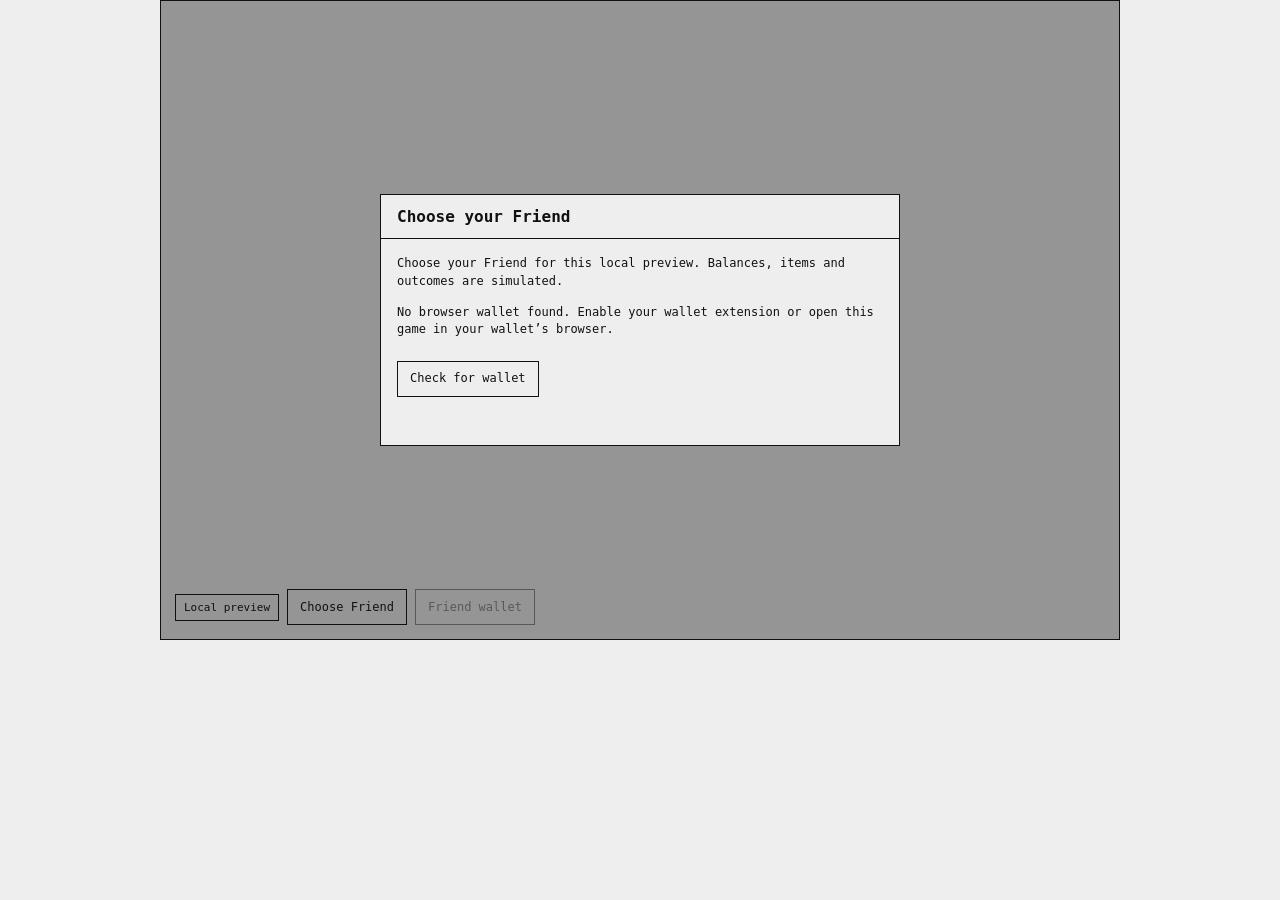
<file: index.html>
<!doctype html>
<html lang="en"><head><meta charset="utf-8"><meta name="viewport" content="width=device-width,initial-scale=1"><title>Signal Garden</title><link rel="stylesheet" href="./runtime.css"><link rel="stylesheet" href="./layout.css"></head><body><main id="root"></main><script src="./runtime.js"></script></body></html>
</file>
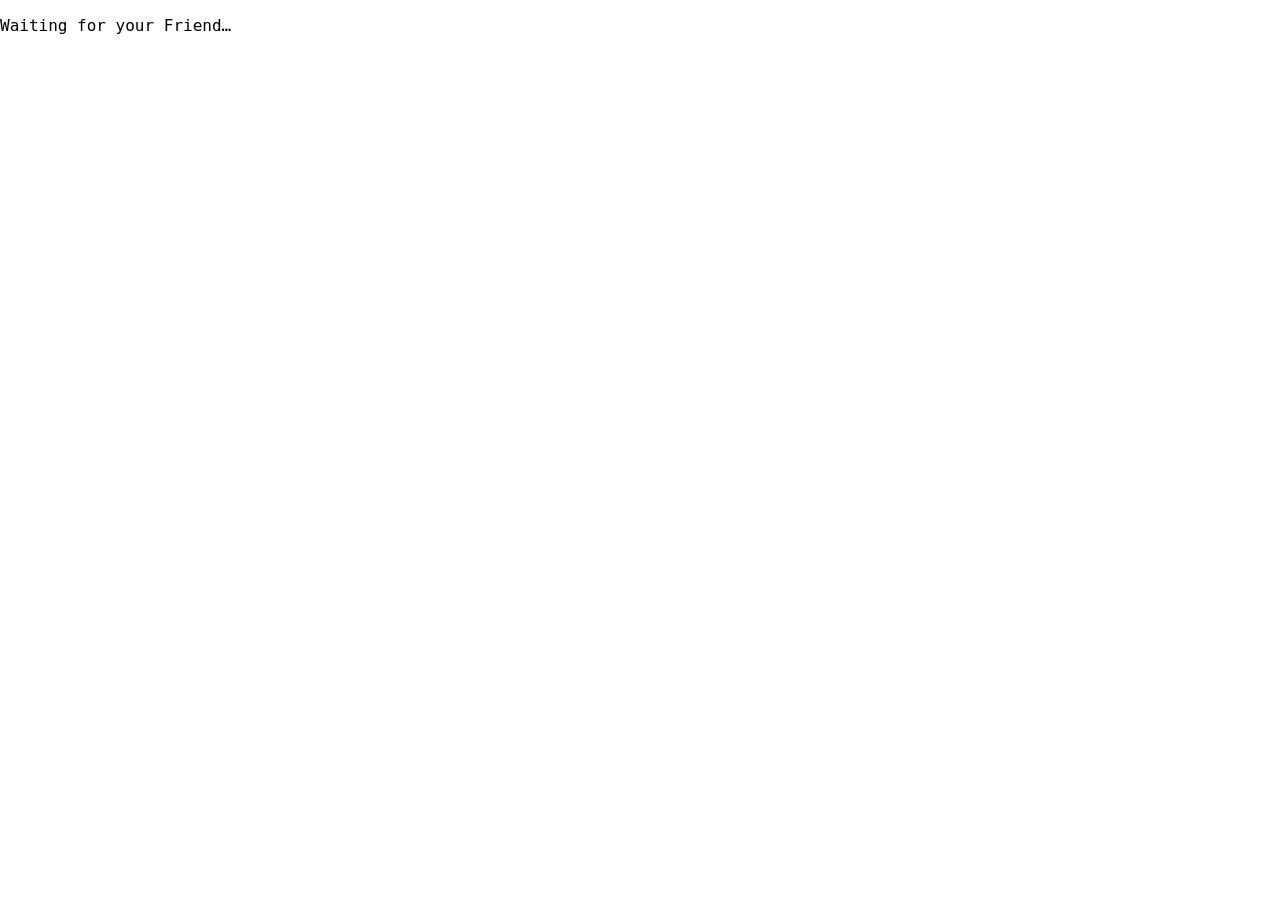
<file: game.html>
<!doctype html>
<html lang="en"><head><meta charset="utf-8"><meta name="viewport" content="width=device-width,initial-scale=1"><meta http-equiv="Content-Security-Policy" content="default-src 'none'; script-src 'self'; style-src 'self' 'unsafe-inline'; img-src 'self' blob: data:; font-src 'self'; media-src 'self' blob:; connect-src 'self' https://rpc.mainnet.chain.robinhood.com; base-uri 'none'; form-action 'none'; frame-src 'none'"><title>Signal Garden</title><link rel="stylesheet" href="./game.css"><link rel="stylesheet" href="./game-layout.css"></head><body><main id="root"></main><script src="./game.js"></script></body></html>
</file>
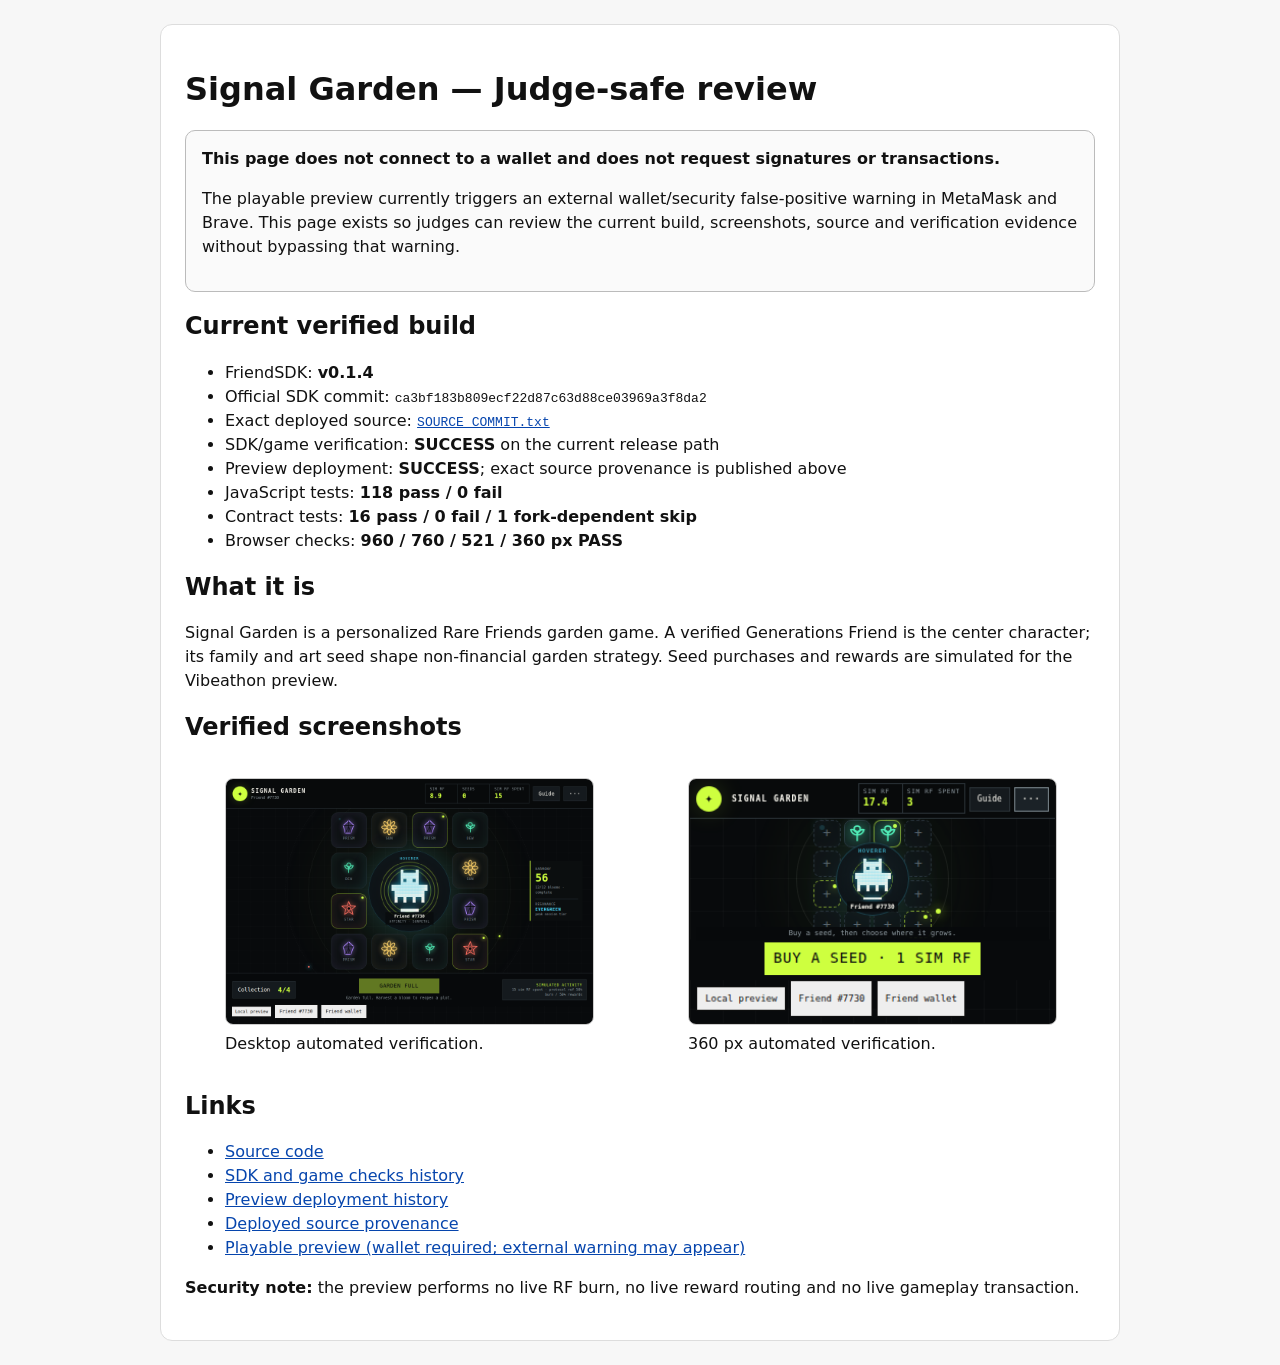
<file: judge.html>
<!doctype html>
<html lang="en">
<head>
<meta charset="utf-8">
<meta name="viewport" content="width=device-width,initial-scale=1">
<title>Signal Garden — Judge Review</title>
<style>
body{font-family:system-ui,-apple-system,BlinkMacSystemFont,"Segoe UI",sans-serif;max-width:960px;margin:0 auto;padding:24px;line-height:1.5;background:#f7f7f7;color:#111}
main{background:white;padding:24px;border:1px solid #ddd;border-radius:12px}
h1,h2{line-height:1.2}
.notice{padding:16px;border:1px solid #bbb;border-radius:10px;background:#fafafa}
.grid{display:grid;grid-template-columns:1fr 1fr;gap:16px}
img{width:100%;height:auto;border:1px solid #ccc;border-radius:8px}
code{word-break:break-all}
a{color:#0645ad}
@media(max-width:700px){.grid{grid-template-columns:1fr}}
</style>
</head>
<body>
<main>
<h1>Signal Garden — Judge-safe review</h1>
<div class="notice">
<strong>This page does not connect to a wallet and does not request signatures or transactions.</strong>
<p>The playable preview currently triggers an external wallet/security false-positive warning in MetaMask and Brave. This page exists so judges can review the current build, screenshots, source and verification evidence without bypassing that warning.</p>
</div>

<h2>Current verified build</h2>
<ul>
<li>FriendSDK: <strong>v0.1.4</strong></li>
<li>Official SDK commit: <code>ca3bf183b809ecf22d87c63d88ce03969a3f8da2</code></li>
<li>Exact deployed source: <a href="SOURCE_COMMIT.txt"><code>SOURCE_COMMIT.txt</code></a></li>
<li>SDK/game verification: <strong>SUCCESS</strong> on the current release path</li>
<li>Preview deployment: <strong>SUCCESS</strong>; exact source provenance is published above</li>
<li>JavaScript tests: <strong>118 pass / 0 fail</strong></li>
<li>Contract tests: <strong>16 pass / 0 fail / 1 fork-dependent skip</strong></li>
<li>Browser checks: <strong>960 / 760 / 521 / 360 px PASS</strong></li>
</ul>

<h2>What it is</h2>
<p>Signal Garden is a personalized Rare Friends garden game. A verified Generations Friend is the center character; its family and art seed shape non-financial garden strategy. Seed purchases and rewards are simulated for the Vibeathon preview.</p>

<h2>Verified screenshots</h2>
<div class="grid">
<figure><img src="signal-garden-960.png" alt="Signal Garden desktop automated verification screenshot"><figcaption>Desktop automated verification.</figcaption></figure>
<figure><img src="signal-garden-360.png" alt="Signal Garden mobile-width automated verification screenshot"><figcaption>360 px automated verification.</figcaption></figure>
</div>

<h2>Links</h2>
<ul>
<li><a href="https://github.com/raindogkitetu/friendsdk/tree/main/games/signal-garden">Source code</a></li>
<li><a href="https://github.com/raindogkitetu/friendsdk/actions/workflows/check.yml">SDK and game checks history</a></li>
<li><a href="https://github.com/raindogkitetu/friendsdk/actions/workflows/deploy-signal-garden.yml">Preview deployment history</a></li>
<li><a href="SOURCE_COMMIT.txt">Deployed source provenance</a></li>
<li><a href="./">Playable preview (wallet required; external warning may appear)</a></li>
</ul>

<p><strong>Security note:</strong> the preview performs no live RF burn, no live reward routing and no live gameplay transaction.</p>
</main>
</body>
</html>
</file>
<file: runtime.css>
.rf-game-frame{position:relative;isolation:isolate;contain:layout paint;box-sizing:border-box;container-type:inline-size;width:100%;max-width:var(--rf-game-max-width, 960px);aspect-ratio:var(--rf-game-aspect-ratio, 3 / 2);min-width:0;overflow:hidden;color:#111;background:#eee;border:1px solid #111;font:12px/1.4 ui-monospace,monospace}.rf-game-frame *,.rf-frame-scrim *{box-sizing:border-box}.rf-frame-chrome{position:absolute;inset:0;display:flex;flex-direction:column;min-height:0}.rf-frame-toolbar{position:absolute;z-index:2;left:14px;right:70px;bottom:14px;min-width:0;display:flex;align-items:center;gap:8px;pointer-events:none}.rf-frame-toolbar>*{pointer-events:auto;border:1px solid #111;background:#eee;padding:6px 8px}.rf-frame-mode{min-width:0;font:11px ui-monospace,monospace}.rf-frame-toolbar button,.rf-frame-selected-friend{max-width:38%;overflow:hidden;text-overflow:ellipsis;white-space:nowrap}.rf-frame-viewport{position:relative;flex:1;min-width:0;min-height:0;overflow:hidden}.rf-frame-viewport>iframe{width:100%;height:100%;display:block;border:0}.rf-game-frame button,.rf-frame-scrim button{padding:8px 12px;min-height:36px;border:1px solid #111;background:#eee;color:#111;font:inherit;cursor:pointer}.rf-game-frame button:disabled,.rf-frame-scrim button:disabled{opacity:.45;cursor:default}.rf-game-frame button:focus-visible,.rf-frame-scrim button:focus-visible{outline:3px solid #111;outline-offset:-3px}.rf-game-frame button:hover:not(:disabled),.rf-frame-scrim button:hover:not(:disabled){background:#ddd}.rf-frame-scrim{position:absolute;inset:0;z-index:30;padding:20px;display:grid;place-items:center;overflow:hidden;background:#1116;color:#111;font:12px/1.45 ui-monospace,monospace}.rf-frame-menu{display:flex;flex-direction:column;width:100%;max-width:520px;max-height:100%;min-height:0;overflow:hidden;border:1px solid #111;background:#eee;outline:none}.rf-frame-menu-heading{display:flex;flex-shrink:0;gap:12px;align-items:center;justify-content:space-between;padding:10px 16px;border-bottom:1px solid #111}.rf-frame-menu-heading h2{margin:0;font-size:16px}.rf-frame-menu-heading button{font-size:22px;line-height:1}.rf-frame-menu-body{padding:16px;overflow:auto;overscroll-behavior:contain;min-height:0}.rf-frame-menu-body p{margin:0 0 14px}.rf-frame-menu-body h3{margin:0 0 10px}.rf-frame-menu-footer{flex-shrink:0;display:flex;justify-content:flex-end;gap:8px;padding:12px 16px;border-top:1px solid #111}.rf-frame-friends{display:grid;grid-template-columns:repeat(2,minmax(0,1fr));gap:10px;margin-block:16px}.rf-frame-friends button{display:flex;flex-direction:column;align-items:flex-start;text-align:left;gap:6px;min-height:76px}.rf-frame-friends button[aria-pressed=true]{background:#ddd}.rf-frame-friends small,.rf-frame-note{font-size:12px}.rf-frame-address{overflow-wrap:anywhere;font:12px ui-monospace,monospace}.rf-frame-wallet-balance{font:700 28px ui-monospace,monospace}.rf-game-frame .rf-frame-primary,.rf-frame-scrim .rf-frame-primary{background:#111;color:#eee}@container (max-width: 520px){.rf-frame-scrim{padding:6px}.rf-frame-menu-heading{padding:6px 10px}.rf-frame-menu-body{padding:10px}}@media(max-width:520px){.rf-frame-scrim{padding:6px}.rf-frame-menu-heading{padding:6px 10px}.rf-frame-menu-body{padding:10px}.rf-frame-toolbar{left:6px;bottom:6px;right:42px;gap:4px;font-size:9px}.rf-frame-mode{font-size:9px}.rf-frame-toolbar button{padding-inline:7px}}.rf-runtime-status{position:absolute;inset:0;z-index:1;display:flex;flex-direction:column;align-items:center;justify-content:center;margin:0;padding:20px;text-align:center;background:#eee}.rf-runtime-status p{max-width:36em}.rf-runtime-connection{display:flex;flex-wrap:wrap;gap:8px;align-items:center}.rf-runtime-connection p{flex-basis:100%;overflow-wrap:anywhere}
</file>
<file: layout.css>
*{box-sizing:border-box}html,body{margin:0;font-family:ui-monospace,monospace;background:#eee}#root{max-width:var(--rf-game-max-width,960px);margin:auto}
</file>
<file: game.css>
.rf-game-frame{position:relative;isolation:isolate;contain:layout paint;box-sizing:border-box;container-type:inline-size;width:100%;max-width:var(--rf-game-max-width, 960px);aspect-ratio:var(--rf-game-aspect-ratio, 3 / 2);min-width:0;overflow:hidden;color:#111;background:#eee;border:1px solid #111;font:12px/1.4 ui-monospace,monospace}.rf-game-frame *,.rf-frame-scrim *{box-sizing:border-box}.rf-frame-chrome{position:absolute;inset:0;display:flex;flex-direction:column;min-height:0}.rf-frame-toolbar{position:absolute;z-index:2;left:14px;right:70px;bottom:14px;min-width:0;display:flex;align-items:center;gap:8px;pointer-events:none}.rf-frame-toolbar>*{pointer-events:auto;border:1px solid #111;background:#eee;padding:6px 8px}.rf-frame-mode{min-width:0;font:11px ui-monospace,monospace}.rf-frame-toolbar button,.rf-frame-selected-friend{max-width:38%;overflow:hidden;text-overflow:ellipsis;white-space:nowrap}.rf-frame-viewport{position:relative;flex:1;min-width:0;min-height:0;overflow:hidden}.rf-frame-viewport>iframe{width:100%;height:100%;display:block;border:0}.rf-game-frame button,.rf-frame-scrim button{padding:8px 12px;min-height:36px;border:1px solid #111;background:#eee;color:#111;font:inherit;cursor:pointer}.rf-game-frame button:disabled,.rf-frame-scrim button:disabled{opacity:.45;cursor:default}.rf-game-frame button:focus-visible,.rf-frame-scrim button:focus-visible{outline:3px solid #111;outline-offset:-3px}.rf-game-frame button:hover:not(:disabled),.rf-frame-scrim button:hover:not(:disabled){background:#ddd}.rf-frame-scrim{position:absolute;inset:0;z-index:30;padding:20px;display:grid;place-items:center;overflow:hidden;background:#1116;color:#111;font:12px/1.45 ui-monospace,monospace}.rf-frame-menu{display:flex;flex-direction:column;width:100%;max-width:520px;max-height:100%;min-height:0;overflow:hidden;border:1px solid #111;background:#eee;outline:none}.rf-frame-menu-heading{display:flex;flex-shrink:0;gap:12px;align-items:center;justify-content:space-between;padding:10px 16px;border-bottom:1px solid #111}.rf-frame-menu-heading h2{margin:0;font-size:16px}.rf-frame-menu-heading button{font-size:22px;line-height:1}.rf-frame-menu-body{padding:16px;overflow:auto;overscroll-behavior:contain;min-height:0}.rf-frame-menu-body p{margin:0 0 14px}.rf-frame-menu-body h3{margin:0 0 10px}.rf-frame-menu-footer{flex-shrink:0;display:flex;justify-content:flex-end;gap:8px;padding:12px 16px;border-top:1px solid #111}.rf-frame-friends{display:grid;grid-template-columns:repeat(2,minmax(0,1fr));gap:10px;margin-block:16px}.rf-frame-friends button{display:flex;flex-direction:column;align-items:flex-start;text-align:left;gap:6px;min-height:76px}.rf-frame-friends button[aria-pressed=true]{background:#ddd}.rf-frame-friends small,.rf-frame-note{font-size:12px}.rf-frame-address{overflow-wrap:anywhere;font:12px ui-monospace,monospace}.rf-frame-wallet-balance{font:700 28px ui-monospace,monospace}.rf-game-frame .rf-frame-primary,.rf-frame-scrim .rf-frame-primary{background:#111;color:#eee}@container (max-width: 520px){.rf-frame-scrim{padding:6px}.rf-frame-menu-heading{padding:6px 10px}.rf-frame-menu-body{padding:10px}}@media(max-width:520px){.rf-frame-scrim{padding:6px}.rf-frame-menu-heading{padding:6px 10px}.rf-frame-menu-body{padding:10px}.rf-frame-toolbar{left:6px;bottom:6px;right:42px;gap:4px;font-size:9px}.rf-frame-mode{font-size:9px}.rf-frame-toolbar button{padding-inline:7px}}.rf-runtime-status{position:absolute;inset:0;z-index:1;display:flex;flex-direction:column;align-items:center;justify-content:center;margin:0;padding:20px;text-align:center;background:#eee}.rf-runtime-status p{max-width:36em}.rf-runtime-connection{display:flex;flex-wrap:wrap;gap:8px;align-items:center}.rf-runtime-connection p{flex-basis:100%;overflow-wrap:anywhere}:root{--signal-ink:#f6f4ec;--signal-bg:#080a0c;--signal-panel:#111519;--signal-line:#2b3338;--signal-lime:#ceff3f;--signal-cyan:#4cddff;--signal-coral:#ff6f61;--signal-violet:#af86ff;--signal-gold:#ffd36a;--signal-muted:#8f9aa0}.signal-game,.signal-loading{position:relative;width:100%;height:100%;overflow:hidden;background:#080a0c;color:var(--signal-ink);font:14px/1.4 ui-monospace,SFMono-Regular,Menlo,Consolas,monospace}.signal-game *,.signal-loading *{box-sizing:border-box}.signal-game:before{content:"";position:absolute;inset:0;background:radial-gradient(circle at 50% 48%,rgba(76,221,255,.09),transparent 31%),linear-gradient(rgba(255,255,255,.025) 1px,transparent 1px),linear-gradient(90deg,rgba(255,255,255,.025) 1px,transparent 1px);background-size:auto,32px 32px,32px 32px;pointer-events:none}.signal-game button,.signal-loading button{font:inherit;color:inherit;border:1px solid var(--signal-line);background:#151a1e;padding:9px 13px;cursor:pointer}.signal-game button:hover,.signal-loading button:hover{border-color:#7e8b91;background:#1b2227}.signal-game button:focus-visible,.signal-loading button:focus-visible{outline:3px solid var(--signal-cyan);outline-offset:2px}.signal-game button:disabled{cursor:default;opacity:.45}.signal-game .rf-frame-primary{background:var(--signal-lime);border-color:var(--signal-lime);color:#090b0c;font-weight:800}.signal-header{position:absolute;z-index:6;left:0;right:0;top:0;height:76px;display:flex;align-items:center;gap:10px;padding:12px 16px;border-bottom:1px solid var(--signal-line);background:#080a0cde;backdrop-filter:blur(12px)}.signal-brand{display:flex;align-items:center;gap:10px;min-width:210px}.signal-brand>span{display:grid;place-items:center;width:39px;height:39px;background:var(--signal-lime);color:#080a0c;font-size:22px;border-radius:50%;box-shadow:0 0 24px #ceff3f33}.signal-brand div{display:grid}.signal-brand strong{letter-spacing:.13em;font-size:15px}.signal-brand small{color:var(--signal-muted);font-size:10px}.signal-metrics{display:flex;align-self:stretch;margin-left:auto;border:1px solid var(--signal-line)}.signal-metrics>span{display:grid;align-content:center;min-width:84px;padding:5px 12px;border-left:1px solid var(--signal-line)}.signal-metrics>span:first-child{border-left:0}.signal-metrics small{font-size:9px;letter-spacing:.12em;color:var(--signal-muted)}.signal-metrics strong{font-size:17px;color:var(--signal-lime)}.signal-header>button:last-child{font-weight:900;letter-spacing:.15em}.signal-stage{position:absolute;z-index:1;inset:76px 0 132px;display:grid;place-items:center;overflow:hidden}.signal-stage:after{content:"";position:absolute;width:min(72vw,690px);aspect-ratio:1;border-radius:50%;background:radial-gradient(circle,rgba(206,255,63,.06),transparent 67%);filter:blur(1px);pointer-events:none}.signal-grid{position:relative;z-index:3;display:grid;grid-template-columns:repeat(4,1fr);grid-template-rows:repeat(4,1fr);gap:13px;width:min(53vw,410px);aspect-ratio:1}.signal-plot{position:relative;display:flex;flex-direction:column;align-items:center;justify-content:center;min-width:0;min-height:0;border-radius:18px!important;border:1px solid #273037!important;background:#0f1316d6!important;box-shadow:inset 0 0 0 1px #ffffff04;overflow:visible}.signal-plot:hover{transform:translateY(-2px);border-color:#68767d!important}.signal-plot small{text-transform:uppercase;font-size:9px;letter-spacing:.1em;color:#77838a;margin-top:2px}.signal-empty{border-style:dashed!important}.signal-plus{color:#59636a;font-size:22px;font-weight:300}.signal-filled{animation:signal-arrive .48s cubic-bezier(.18,.9,.3,1.25)}.signal-filled.signal-tone-mint{box-shadow:inset 0 0 28px #53f0b914}.signal-filled.signal-tone-gold{box-shadow:inset 0 0 28px #ffd36a14}.signal-filled.signal-tone-violet{box-shadow:inset 0 0 28px #af86ff1a}.signal-filled.signal-tone-coral{box-shadow:inset 0 0 32px #ff6f611f}.signal-anchor{border-color:#ceff3f8c!important}.signal-anchor-dot{position:absolute;right:7px;top:7px;width:6px;height:6px;border-radius:50%;background:var(--signal-lime);box-shadow:0 0 10px var(--signal-lime);animation:signal-pulse 1.8s infinite}.signal-bloom{width:42px;height:42px;overflow:visible;fill:none;stroke:currentColor;stroke-width:3;stroke-linecap:round;stroke-linejoin:round;filter:drop-shadow(0 0 7px currentColor)}.signal-bloom-mint{color:#53f0b9}.signal-bloom-gold{color:var(--signal-gold)}.signal-bloom-violet{color:var(--signal-violet)}.signal-bloom-coral{color:var(--signal-coral)}.signal-bloom .signal-cut{fill:none;stroke:#080a0c;stroke-width:2}.signal-bloom .signal-core{fill:#080a0c;stroke:currentColor}.signal-bloom-large{width:112px;height:112px;filter:drop-shadow(0 0 18px currentColor)}.signal-friend-card{position:absolute;z-index:4;display:grid;place-items:center;width:min(26vw,214px);aspect-ratio:1;border:1px solid rgba(76,221,255,.23);border-radius:50%;background:radial-gradient(circle at 50% 45%,#182126 0,#0e1215 62%,#080a0c);box-shadow:0 0 70px #4cddff1a,inset 0 0 34px #4cddff0d;pointer-events:none}.signal-friend-card canvas{width:89%;height:89%;image-rendering:pixelated}.signal-family{position:absolute;top:16px;color:var(--signal-cyan);font-size:9px;letter-spacing:.19em;text-transform:uppercase}.signal-identity{position:absolute;bottom:17px;display:grid;text-align:center;padding:3px 10px;background:#080a0cc2}.signal-identity strong{font-size:11px}.signal-identity small{font-size:8px;text-transform:uppercase;color:var(--signal-muted);letter-spacing:.09em}.signal-orbit{position:absolute;z-index:1;border:1px solid rgba(255,255,255,.07);border-radius:50%;pointer-events:none}.signal-orbit:before,.signal-orbit:after{content:"";position:absolute;width:5px;height:5px;border-radius:50%;background:var(--signal-cyan);box-shadow:0 0 11px var(--signal-cyan)}.signal-orbit-one{width:min(62vw,530px);aspect-ratio:1;animation:signal-spin 28s linear infinite}.signal-orbit-one:before{left:15%;top:14%}.signal-orbit-one:after{right:5%;bottom:27%;background:var(--signal-lime);box-shadow:0 0 11px var(--signal-lime)}.signal-orbit-two{width:min(73vw,650px);aspect-ratio:1;border-style:dashed;animation:signal-spin 44s linear infinite reverse}.signal-orbit-two:before{left:48%;top:-3px;background:var(--signal-violet)}.signal-orbit-two:after{left:9%;bottom:19%;background:var(--signal-coral)}.signal-score-card{position:absolute;z-index:5;right:26px;top:50%;transform:translateY(-50%);width:138px;border-left:2px solid var(--signal-lime);padding:11px 12px;background:#0c0f11d9}.signal-score-card small{font-size:8px;letter-spacing:.14em;color:var(--signal-muted)}.signal-score-card>strong{display:block;font-size:28px;line-height:1.1;color:var(--signal-lime)}.signal-score-card strong span{font-size:12px;color:var(--signal-muted)}.signal-score-card p{margin:3px 0 0;font-size:9px;color:var(--signal-muted)}.signal-resonance{display:grid;margin-top:10px;padding-top:8px;border-top:1px solid #303a40}.signal-resonance strong{font-size:11px;color:var(--signal-cyan);letter-spacing:.08em}.signal-resonance em{font-size:8px;color:var(--signal-muted);font-style:normal}.signal-dock{position:absolute;z-index:6;left:0;right:0;bottom:46px;height:86px;display:grid;grid-template-columns:165px minmax(300px,1fr) 220px;align-items:center;gap:16px;padding:10px 16px;border-top:1px solid var(--signal-line);background:#080a0ceb;backdrop-filter:blur(12px)}.signal-dock>button{display:flex;justify-content:space-between;align-items:center}.signal-dock>button strong{color:var(--signal-lime);font-size:18px}.signal-action{text-align:center;min-width:0}.signal-primary{min-width:210px;background:var(--signal-lime)!important;color:#080a0c!important;border-color:var(--signal-lime)!important;font-weight:900;text-transform:uppercase;letter-spacing:.06em}.signal-action p{height:15px;margin:5px 0 0;overflow:hidden;pointer-events:none;text-overflow:ellipsis;white-space:nowrap;color:var(--signal-muted);font-size:10px}.signal-action .signal-error{color:#ff8b80}.signal-dock>.signal-model{display:grid;justify-items:end;text-align:right;padding:8px 10px}.signal-model span{color:var(--signal-lime);font-size:9px;letter-spacing:.14em}.signal-model small{max-width:205px;font-size:9px;color:var(--signal-muted)}.signal-loading{display:flex;flex-direction:column;align-items:center;justify-content:center;text-align:center;gap:10px;padding:24px}.signal-loading strong{font-size:17px}.signal-loading small{max-width:420px;color:var(--signal-muted)}.signal-loader{width:38px;height:38px;border:1px solid var(--signal-line);border-top-color:var(--signal-lime);border-radius:50%;animation:signal-spin 1s linear infinite}.signal-game .rf-frame-scrim{background:#040506cc;padding-bottom:50px;backdrop-filter:blur(8px)}.signal-game .rf-frame-menu{color:var(--signal-ink);background:#101417;border:1px solid #354047;box-shadow:0 24px 90px #000}.signal-game .rf-frame-menu-heading{border-color:#2c353a}.signal-game .rf-frame-menu-heading h2{letter-spacing:.04em}.signal-game .rf-frame-menu button{border-color:#39444a;background:#171d21;color:var(--signal-ink)}.signal-game .rf-frame-menu button:hover{border-color:#7d8b92}.signal-game .rf-frame-menu button.rf-frame-primary{background:var(--signal-lime);color:#080a0c;border-color:var(--signal-lime)}.signal-menu p,.signal-inspect p,.signal-reveal p{color:#bdc5c8}.signal-menu>small{display:block;margin-top:12px;color:var(--signal-muted)}.signal-menu table{width:100%;margin:14px 0;border-collapse:collapse;font-size:12px}.signal-menu th,.signal-menu td{padding:8px 5px;border-bottom:1px solid #2c353a;text-align:right}.signal-menu th:first-child,.signal-menu td:first-child{text-align:left}.signal-menu td:first-child{display:flex;align-items:center;gap:8px}.signal-menu td .signal-bloom{width:25px;height:25px;filter:none}.signal-menu label{display:block;padding:12px;margin-bottom:15px;border:1px solid #303a40}.signal-menu label input{margin-right:8px}.signal-rules strong{color:var(--signal-lime)}.signal-reveal,.signal-inspect{text-align:center}.signal-reveal-art{position:relative;display:grid;place-items:center;height:150px}.signal-reveal-art .signal-bloom{position:relative;z-index:2}.signal-rays{position:absolute;width:150px;height:150px;border:1px dashed rgba(206,255,63,.4);border-radius:50%;animation:signal-spin 12s linear infinite}.signal-rays:after{content:"";position:absolute;inset:15px;border:1px solid rgba(76,221,255,.25);border-radius:50%}.signal-reveal h3,.signal-inspect h3{font-size:26px;margin:5px 0}.signal-reveal>small,.signal-inspect>small{color:var(--signal-muted);letter-spacing:.12em}.signal-reveal-score{padding:9px;border:1px solid #39444a;color:var(--signal-lime)!important}.signal-menu-actions{display:flex;justify-content:center;gap:8px}.signal-inspect>.signal-bloom{margin:8px auto;display:block}.signal-inspect>button{margin-top:10px}.signal-menu-error{color:#ff8b80}.signal-collection{display:grid;gap:7px}.signal-collection>div{display:grid;grid-template-columns:38px 1fr auto;align-items:center;gap:9px;padding:8px;border:1px solid #2b3439}.signal-collection .signal-bloom{width:34px;height:34px;filter:none}.signal-collection .signal-undiscovered .signal-bloom{opacity:.28;filter:grayscale(1)}.signal-collection .signal-discovered{border-color:#425057}.signal-collection span{display:grid}.signal-collection span small{color:var(--signal-muted);font-size:10px}.signal-collection button{padding:7px 9px!important;font-size:11px!important}.signal-activity-total{display:grid;justify-items:center;margin:14px 0;padding:15px;border:1px solid var(--signal-lime);background:#ceff3f0a}.signal-activity-total small,.signal-activity-grid small,.signal-session-goals small{color:var(--signal-muted);font-size:9px;letter-spacing:.11em}.signal-activity-total strong{color:var(--signal-lime);font-size:30px}.signal-activity-grid{display:grid;grid-template-columns:repeat(2,1fr);gap:8px}.signal-activity-grid>div{display:grid;padding:10px;border:1px solid #303a40}.signal-activity-grid strong{font-size:17px}.signal-session-goals{display:grid;grid-template-columns:repeat(2,1fr);gap:8px;margin-top:8px}.signal-session-goals>div{display:grid;padding:10px;border:1px solid #303a40;background:#4cddff06}.signal-session-goals strong{font-size:14px;color:var(--signal-cyan)}.signal-session-goals span{font-size:9px;color:var(--signal-muted)}.signal-activity-note{font-size:10px}.signal-activity-note strong{color:var(--signal-lime)}.signal-reduced .signal-orbit,.signal-reduced .signal-anchor-dot,.signal-reduced .signal-filled,.signal-reduced .signal-rays{animation:none}.signal-reduced .signal-plot:hover{transform:none}@keyframes signal-spin{to{transform:rotate(360deg)}}@keyframes signal-pulse{50%{opacity:.35;transform:scale(.72)}}@keyframes signal-arrive{0%{opacity:0;transform:scale(.55) rotate(-8deg)}}@media(max-width:760px){.signal-header{height:62px;padding:8px 10px}.signal-brand{min-width:145px}.signal-brand>span{width:32px;height:32px;font-size:17px}.signal-brand strong{font-size:11px}.signal-metrics>span{min-width:55px;padding:3px 7px}.signal-metrics strong{font-size:13px}.signal-stage{inset:62px 0 118px}.signal-grid{width:min(58vw,calc(100vh - 200px),380px);gap:8px}.signal-friend-card{width:min(28vw,185px)}.signal-dock{bottom:44px;height:74px;grid-template-columns:120px 1fr;padding:7px 10px}.signal-dock>button:not(.signal-model){gap:8px;padding:7px 9px;font-size:12px}.signal-dock>.signal-model{display:none}.signal-score-card{right:10px;width:112px}.signal-orbit-two{display:none}}@media(max-width:520px),(max-height:420px){.signal-header{height:38px;padding:3px 6px;gap:4px}.signal-brand{min-width:0;margin-right:auto}.signal-brand>span{width:25px;height:25px;font-size:13px}.signal-brand strong{font-size:8px}.signal-brand small{display:none}.signal-metrics{height:30px;margin-left:0}.signal-metrics>span{min-width:42px;padding:1px 4px}.signal-metrics small{font-size:6px}.signal-metrics strong{font-size:10px}.signal-metrics>span:nth-child(2){display:none}.signal-header>button{min-width:24px;min-height:24px;padding:5px 7px;font-size:8px}.signal-stage{inset:38px 0 82px}.signal-grid{width:min(44vw,49vh,138px);gap:3px}.signal-plot{border-radius:7px!important;padding:1px!important}.signal-plot small{display:none}.signal-plus{font-size:13px}.signal-anchor-dot{right:3px;top:3px;width:4px;height:4px}.signal-bloom{width:24px;height:24px;stroke-width:4}.signal-friend-card{width:min(22vw,72px)}.signal-friend-card canvas{width:100%;height:100%}.signal-family{top:4px;font-size:5px}.signal-identity{bottom:3px;padding:1px 3px}.signal-identity strong{font-size:6px}.signal-identity small{display:none}.signal-orbit-one{width:min(52vw,150px)}.signal-score-card{display:none}.signal-dock{bottom:42px;height:40px;display:block;padding:3px 6px;border-top:0;background:transparent;pointer-events:none}.signal-dock>button,.signal-dock>.signal-model{display:none}.signal-action{pointer-events:auto}.signal-primary{min-width:150px;padding:5px 8px!important;font-size:8px}.signal-action p{display:block;position:absolute;left:6px;right:6px;bottom:39px;height:auto;max-height:23px;margin:0;padding:2px 5px;overflow:hidden;white-space:normal;background:#080a0ceb;font-size:7px;line-height:1.3}.signal-game .rf-frame-scrim{padding:4px 4px 44px}.signal-game .rf-frame-menu{font-size:9px;max-height:100%;overflow:auto}.signal-game .rf-frame-menu-heading{padding:7px 9px}.signal-game .rf-frame-menu-heading h2{font-size:11px}.signal-game .rf-frame-menu-body{padding:8px}.signal-menu table{font-size:8px;margin:6px 0}.signal-menu th,.signal-menu td{padding:3px}.signal-menu td .signal-bloom{width:15px;height:15px}.signal-reveal-art{height:70px}.signal-bloom-large{width:58px;height:58px}.signal-rays{width:67px;height:67px}.signal-reveal h3,.signal-inspect h3{font-size:14px;margin:2px}.signal-reveal p,.signal-inspect p,.signal-menu p{margin:5px 0}.signal-menu-actions button{padding:5px!important;font-size:8px!important}.signal-collection{gap:3px}.signal-collection>div{grid-template-columns:22px 1fr auto;padding:3px;gap:4px}.signal-collection .signal-bloom{width:20px;height:20px}.signal-collection span small{font-size:7px}.signal-collection button{padding:3px 4px!important;font-size:7px!important}.signal-activity-total{margin:6px 0;padding:7px}.signal-activity-total strong{font-size:17px}.signal-activity-grid{gap:3px}.signal-activity-grid>div{padding:5px}.signal-activity-grid strong{font-size:11px}.signal-activity-grid small{font-size:6px}.signal-session-goals{gap:3px;margin-top:3px}.signal-session-goals>div{padding:5px}.signal-session-goals strong{font-size:9px}.signal-session-goals span{font-size:6px}}@media(prefers-reduced-motion:reduce){.signal-orbit,.signal-anchor-dot,.signal-filled,.signal-rays,.signal-loader{animation:none}.signal-plot:hover{transform:none}}
</file>
<file: game-layout.css>
*{box-sizing:border-box}html,body,#root{width:100%;height:100%;margin:0;overflow:hidden;font-family:ui-monospace,monospace}
</file>
